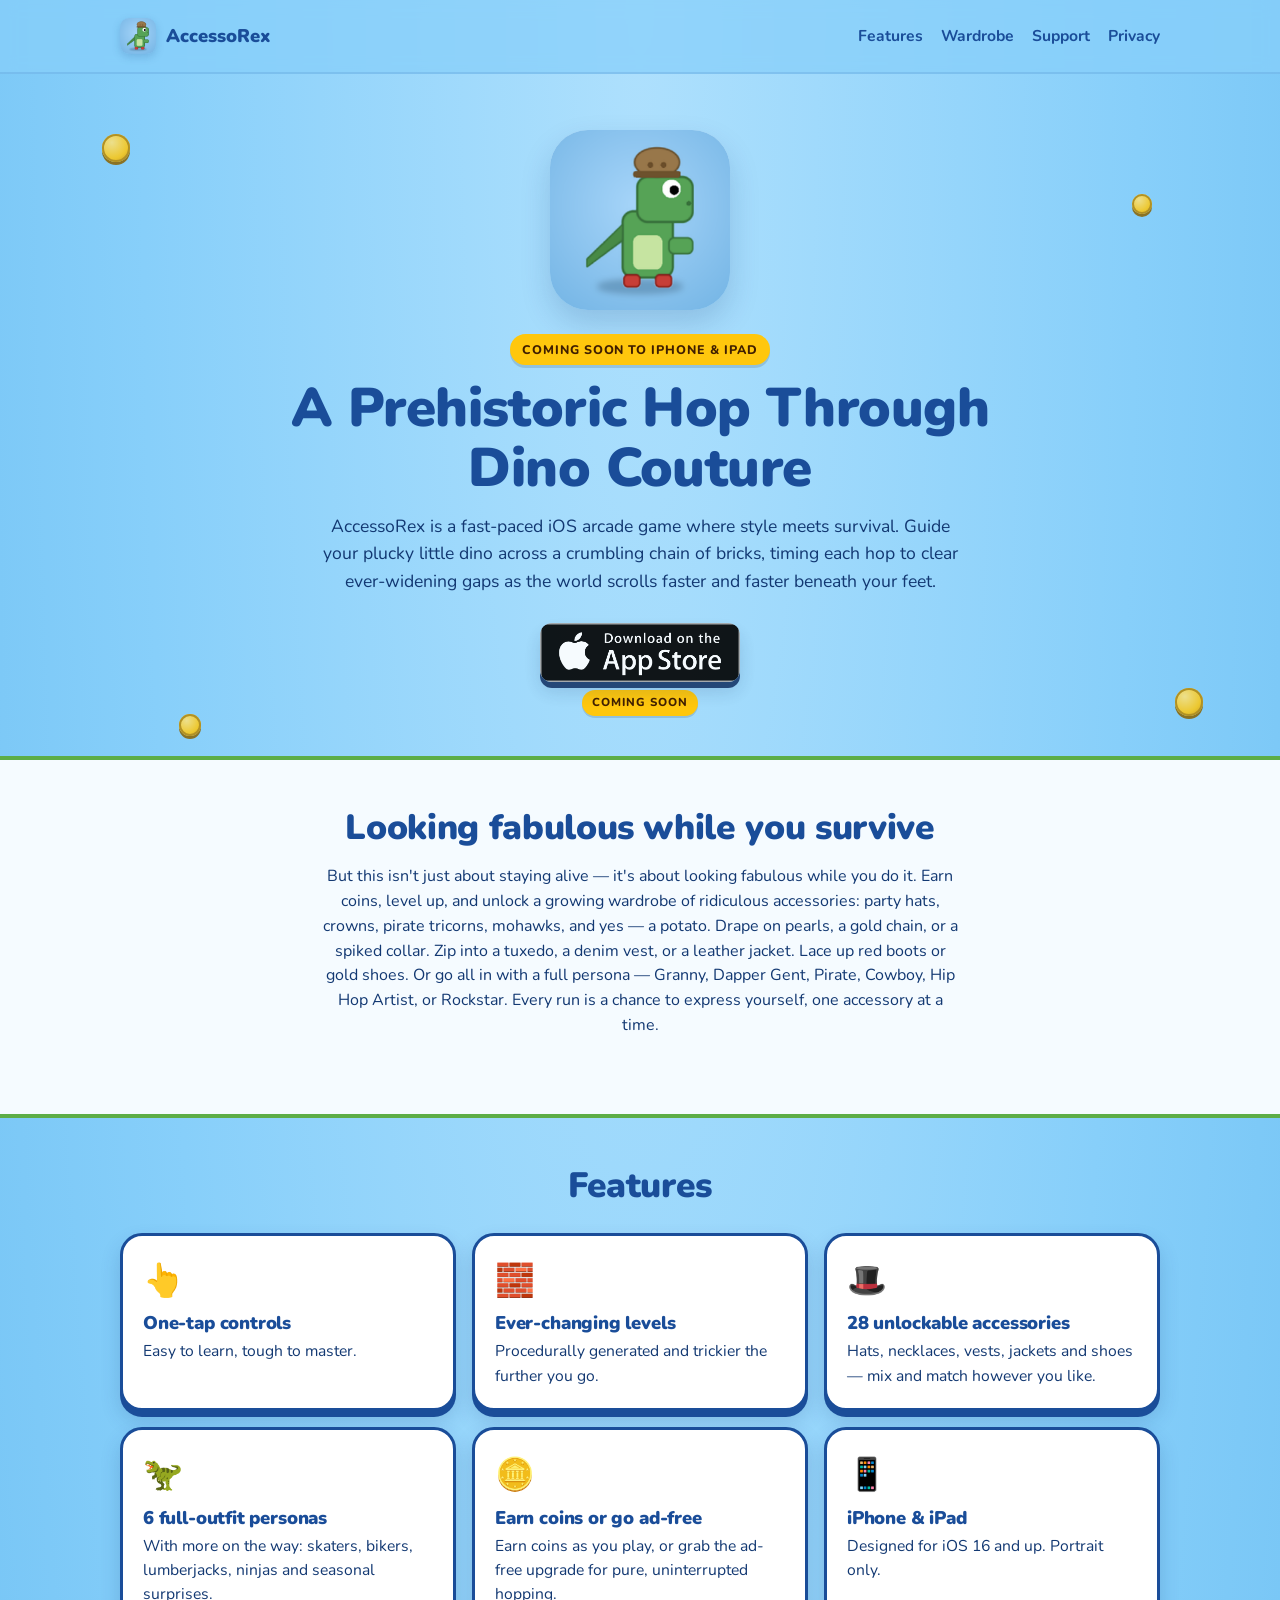
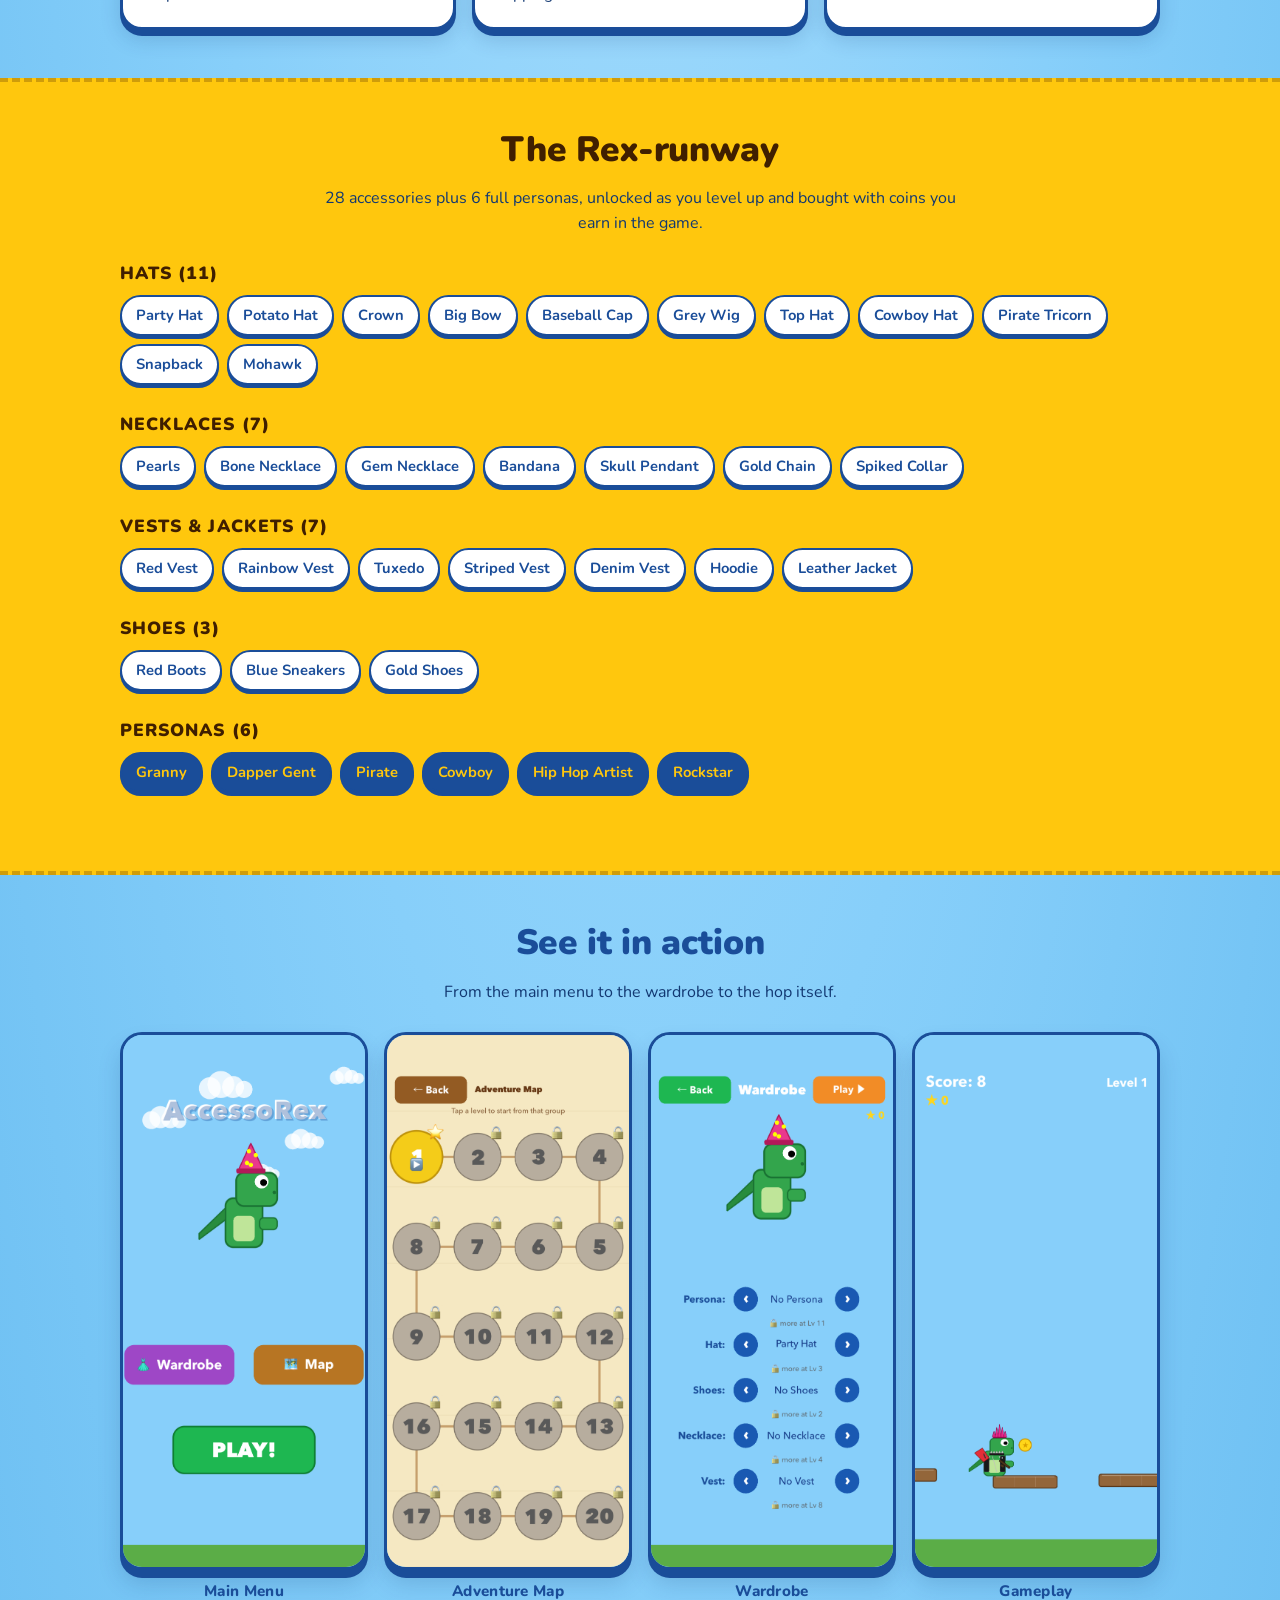
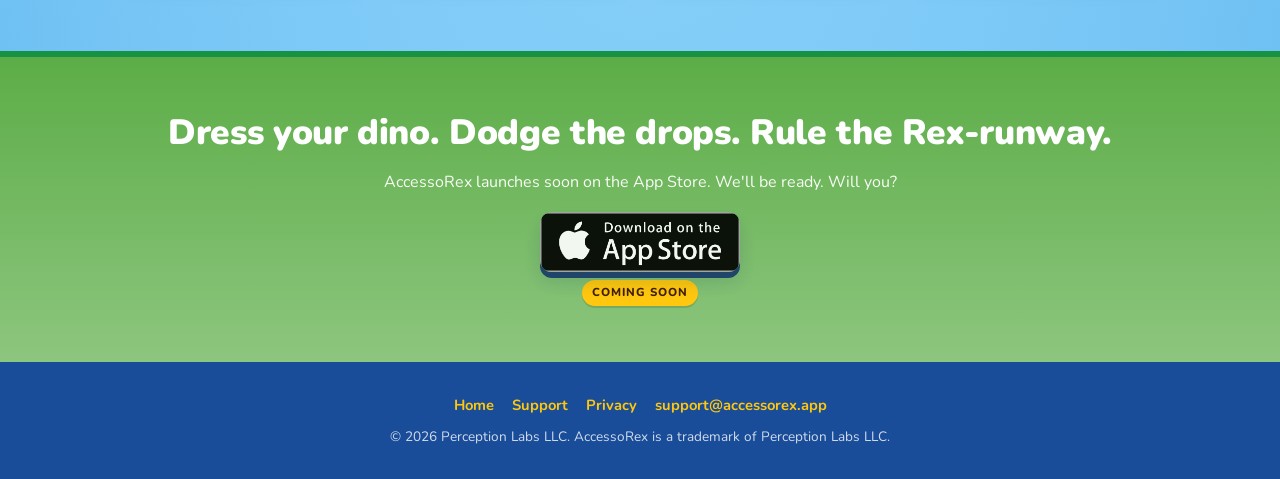
<file: index.html>
<!DOCTYPE html>
<html lang="en">
<head>
  <meta charset="UTF-8" />
  <meta name="viewport" content="width=device-width, initial-scale=1.0" />
  <title>AccessoRex — A Prehistoric Hop Through Dino Couture</title>
  <meta name="description" content="AccessoRex is a fast-paced iOS arcade game where style meets survival. Hop across crumbling bricks and dress your dino in 28 accessories and 6 full personas." />
  <meta name="theme-color" content="#87CFFA" />

  <!-- Open Graph -->
  <meta property="og:title" content="AccessoRex — A Prehistoric Hop Through Dino Couture" />
  <meta property="og:description" content="Dress your dino. Dodge the drops. Rule the Rex-runway." />
  <meta property="og:image" content="/assets/app-icon.png" />
  <meta property="og:type" content="website" />
  <meta property="og:url" content="https://accessorex.app/" />
  <meta name="twitter:card" content="summary_large_image" />

  <link rel="icon" type="image/png" href="/assets/app-icon.png" />
  <link rel="apple-touch-icon" href="/assets/app-icon.png" />

  <link rel="preconnect" href="https://fonts.googleapis.com">
  <link rel="preconnect" href="https://fonts.gstatic.com" crossorigin>
  <link href="https://fonts.googleapis.com/css2?family=Nunito:wght@500;700;900&display=swap" rel="stylesheet">

  <link rel="stylesheet" href="/css/styles.css" />
</head>
<body>

<header class="nav">
  <div class="container">
    <a class="nav-brand" href="/">
      <img src="/assets/app-icon.png" alt="AccessoRex" />
      <span>AccessoRex</span>
    </a>
    <nav class="nav-links" aria-label="Primary">
      <a href="#features">Features</a>
      <a href="#wardrobe">Wardrobe</a>
      <a href="/support.html">Support</a>
      <a href="/privacy.html">Privacy</a>
    </nav>
  </div>
</header>

<section class="hero">
  <span class="coin c1" aria-hidden="true"></span>
  <span class="coin c2" aria-hidden="true"></span>
  <span class="coin c3" aria-hidden="true"></span>
  <span class="coin c4" aria-hidden="true"></span>

  <div class="container">
    <img class="hero-icon" src="/assets/app-icon.png" alt="AccessoRex — a green T-Rex in a potato hat and red shoes" />
    <div class="hero-eyebrow">Coming soon to iPhone &amp; iPad</div>
    <h1>A Prehistoric Hop Through Dino Couture</h1>
    <p class="hero-sub">
      AccessoRex is a fast-paced iOS arcade game where style meets survival.
      Guide your plucky little dino across a crumbling chain of bricks, timing
      each hop to clear ever-widening gaps as the world scrolls faster and faster beneath your feet.
    </p>
    <div class="badge-wrap">
      <a class="app-badge is-coming-soon" data-appstore href="#" aria-label="Coming soon to the App Store" aria-disabled="true">
        <img src="/assets/App_Store_Badge.png" alt="Download on the App Store" />
        <span class="badge-caption">Coming soon</span>
      </a>
    </div>
  </div>
</section>

<section class="section-light" id="about">
  <div class="container">
    <div class="section-head">
      <h2>Looking fabulous while you survive</h2>
      <p>
        But this isn't just about staying alive — it's about looking fabulous while you do it.
        Earn coins, level up, and unlock a growing wardrobe of ridiculous accessories:
        party hats, crowns, pirate tricorns, mohawks, and yes — a potato.
        Drape on pearls, a gold chain, or a spiked collar. Zip into a tuxedo, a denim vest, or a leather jacket.
        Lace up red boots or gold shoes. Or go all in with a full persona — Granny, Dapper Gent, Pirate, Cowboy, Hip Hop Artist, or Rockstar.
        Every run is a chance to express yourself, one accessory at a time.
      </p>
    </div>
  </div>
</section>

<section id="features">
  <div class="container">
    <div class="section-head">
      <h2>Features</h2>
    </div>
    <div class="features">
      <div class="feature">
        <div class="feature-emoji" aria-hidden="true">👆</div>
        <h3>One-tap controls</h3>
        <p>Easy to learn, tough to master.</p>
      </div>
      <div class="feature">
        <div class="feature-emoji" aria-hidden="true">🧱</div>
        <h3>Ever-changing levels</h3>
        <p>Procedurally generated and trickier the further you go.</p>
      </div>
      <div class="feature">
        <div class="feature-emoji" aria-hidden="true">🎩</div>
        <h3>28 unlockable accessories</h3>
        <p>Hats, necklaces, vests, jackets and shoes — mix and match however you like.</p>
      </div>
      <div class="feature">
        <div class="feature-emoji" aria-hidden="true">🦖</div>
        <h3>6 full-outfit personas</h3>
        <p>With more on the way: skaters, bikers, lumberjacks, ninjas and seasonal surprises.</p>
      </div>
      <div class="feature">
        <div class="feature-emoji" aria-hidden="true">🪙</div>
        <h3>Earn coins or go ad-free</h3>
        <p>Earn coins as you play, or grab the ad-free upgrade for pure, uninterrupted hopping.</p>
      </div>
      <div class="feature">
        <div class="feature-emoji" aria-hidden="true">📱</div>
        <h3>iPhone &amp; iPad</h3>
        <p>Designed for iOS 16 and up. Portrait only.</p>
      </div>
    </div>
  </div>
</section>

<section class="section-yellow" id="wardrobe">
  <div class="container">
    <div class="section-head">
      <h2>The Rex-runway</h2>
      <p>28 accessories plus 6 full personas, unlocked as you level up and bought with coins you earn in the game.</p>
    </div>

    <div class="wardrobe-group">
      <h3>Hats (11)</h3>
      <div class="chip-row">
        <span class="chip">Party Hat</span>
        <span class="chip">Potato Hat</span>
        <span class="chip">Crown</span>
        <span class="chip">Big Bow</span>
        <span class="chip">Baseball Cap</span>
        <span class="chip">Grey Wig</span>
        <span class="chip">Top Hat</span>
        <span class="chip">Cowboy Hat</span>
        <span class="chip">Pirate Tricorn</span>
        <span class="chip">Snapback</span>
        <span class="chip">Mohawk</span>
      </div>
    </div>

    <div class="wardrobe-group">
      <h3>Necklaces (7)</h3>
      <div class="chip-row">
        <span class="chip">Pearls</span>
        <span class="chip">Bone Necklace</span>
        <span class="chip">Gem Necklace</span>
        <span class="chip">Bandana</span>
        <span class="chip">Skull Pendant</span>
        <span class="chip">Gold Chain</span>
        <span class="chip">Spiked Collar</span>
      </div>
    </div>

    <div class="wardrobe-group">
      <h3>Vests &amp; Jackets (7)</h3>
      <div class="chip-row">
        <span class="chip">Red Vest</span>
        <span class="chip">Rainbow Vest</span>
        <span class="chip">Tuxedo</span>
        <span class="chip">Striped Vest</span>
        <span class="chip">Denim Vest</span>
        <span class="chip">Hoodie</span>
        <span class="chip">Leather Jacket</span>
      </div>
    </div>

    <div class="wardrobe-group">
      <h3>Shoes (3)</h3>
      <div class="chip-row">
        <span class="chip">Red Boots</span>
        <span class="chip">Blue Sneakers</span>
        <span class="chip">Gold Shoes</span>
      </div>
    </div>

    <div class="wardrobe-group">
      <h3>Personas (6)</h3>
      <div class="chip-row">
        <span class="chip persona">Granny</span>
        <span class="chip persona">Dapper Gent</span>
        <span class="chip persona">Pirate</span>
        <span class="chip persona">Cowboy</span>
        <span class="chip persona">Hip Hop Artist</span>
        <span class="chip persona">Rockstar</span>
      </div>
    </div>
  </div>
</section>

<section id="screenshots">
  <div class="container">
    <div class="section-head">
      <h2>See it in action</h2>
      <p>From the main menu to the wardrobe to the hop itself.</p>
    </div>
    <div class="shots">
      <figure class="shot">
        <img src="/assets/AccessoRex%20Main%20Menu%20iPhone.png" alt="AccessoRex main menu on iPhone" loading="lazy" />
        <figcaption>Main Menu</figcaption>
      </figure>
      <figure class="shot">
        <img src="/assets/AccessoRex%20Map%20iPhone.png" alt="AccessoRex adventure map on iPhone" loading="lazy" />
        <figcaption>Adventure Map</figcaption>
      </figure>
      <figure class="shot">
        <img src="/assets/AccessoRex%20Wardrobe%20iPhone.png" alt="AccessoRex wardrobe on iPhone" loading="lazy" />
        <figcaption>Wardrobe</figcaption>
      </figure>
      <figure class="shot">
        <img src="/assets/AccessoRex%20Gameplay%20iPhone.png" alt="AccessoRex gameplay on iPhone" loading="lazy" />
        <figcaption>Gameplay</figcaption>
      </figure>
    </div>
  </div>
</section>

<section class="cta">
  <div class="container">
    <h2>Dress your dino. Dodge the drops. Rule the Rex-runway.</h2>
    <p>AccessoRex launches soon on the App Store. We'll be ready. Will you?</p>
    <div class="badge-wrap" style="margin-top:18px">
      <a class="app-badge is-coming-soon" data-appstore href="#" aria-label="Coming soon to the App Store" aria-disabled="true">
        <img src="/assets/App_Store_Badge.png" alt="Download on the App Store" />
        <span class="badge-caption">Coming soon</span>
      </a>
    </div>
  </div>
</section>

<footer class="footer">
  <div class="container">
    <div class="foot-links">
      <a href="/">Home</a>
      <a href="/support.html">Support</a>
      <a href="/privacy.html">Privacy</a>
      <a data-email href="mailto:support@accessorex.app">support@accessorex.app</a>
    </div>
    <div class="fine">© <span id="year">2026</span> Perception Labs LLC. AccessoRex is a trademark of Perception Labs LLC.</div>
  </div>
</footer>

<script src="/js/site.js"></script>
</body>
</html>
</file>
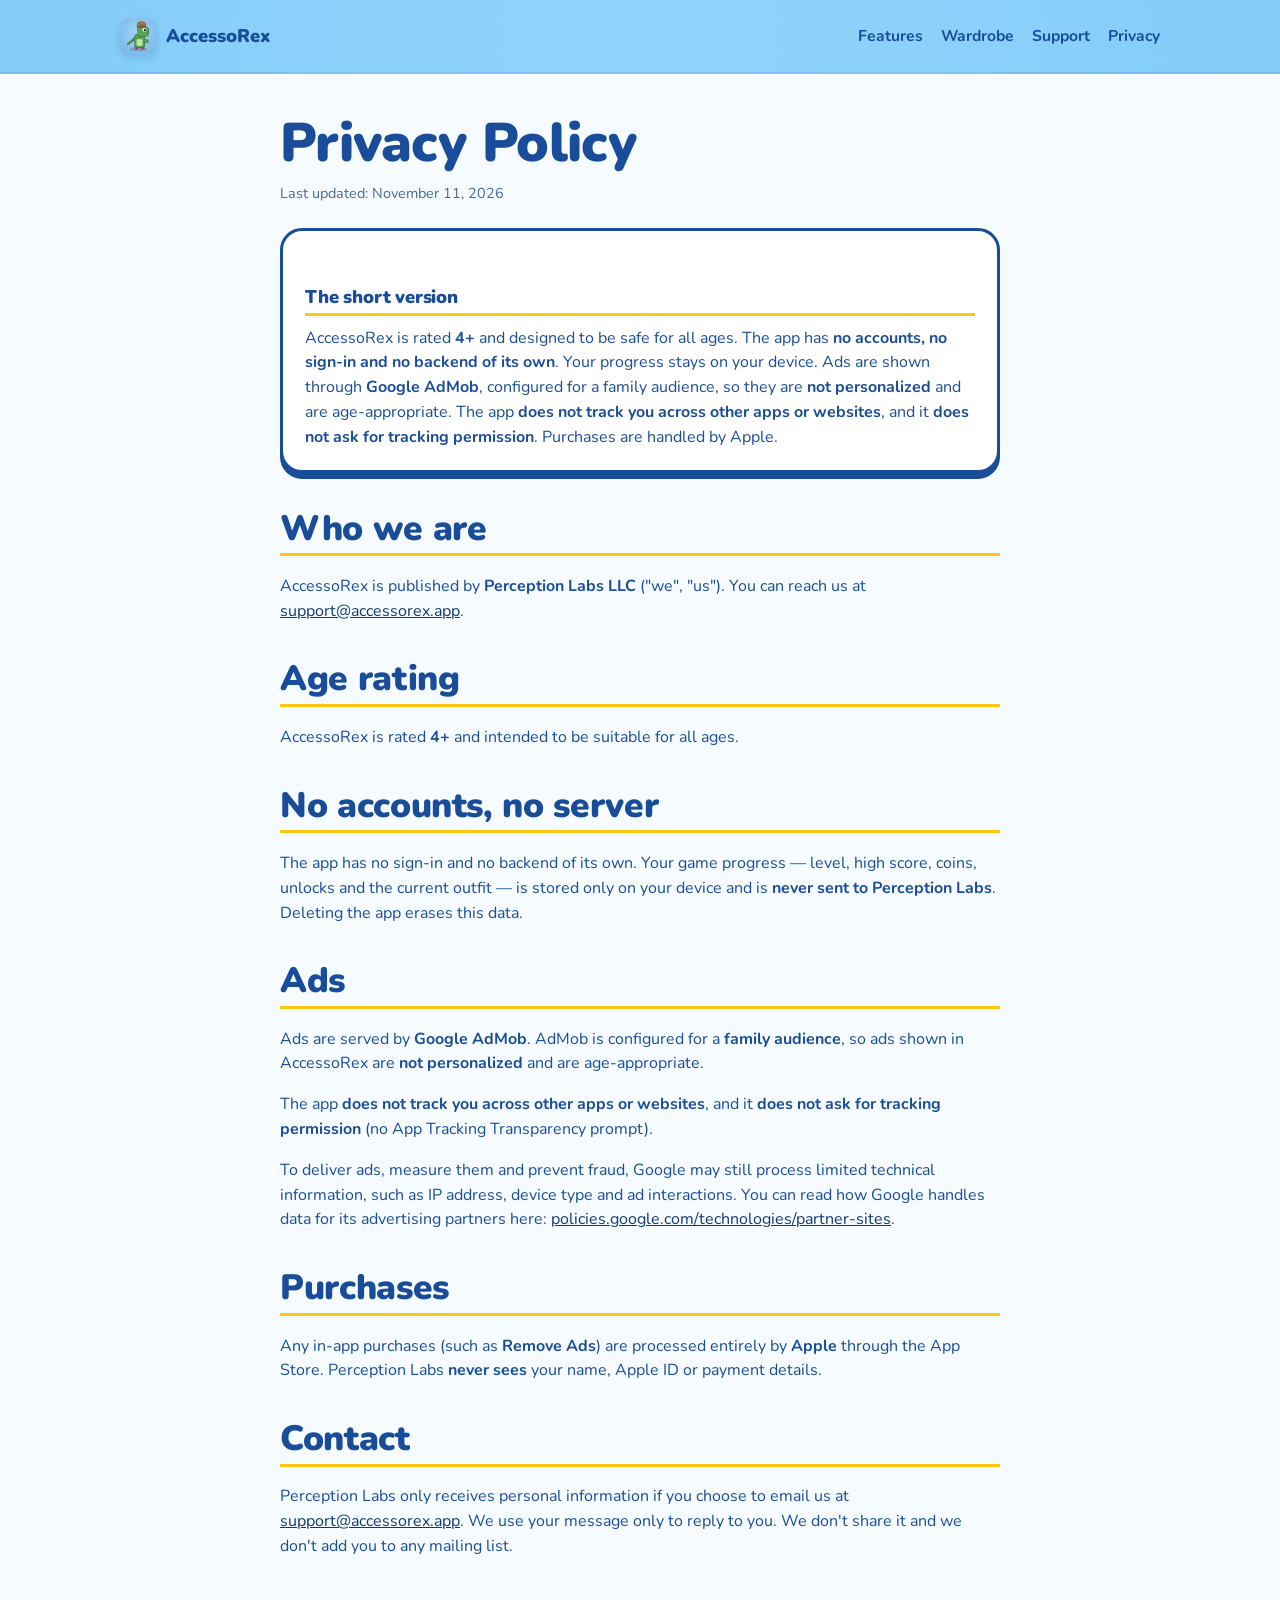
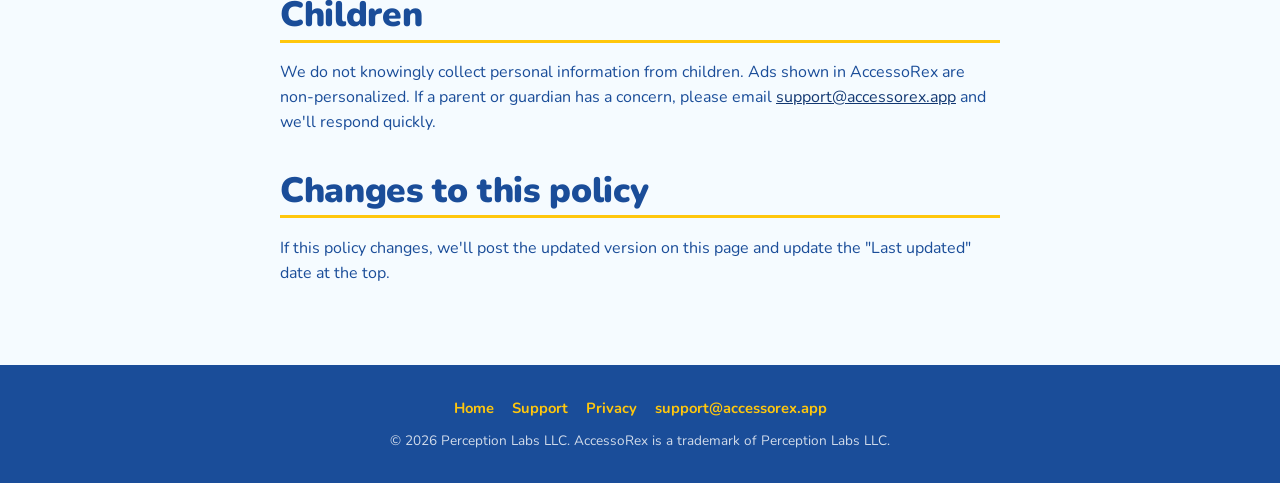
<file: privacy.html>
<!DOCTYPE html>
<html lang="en">
<head>
  <meta charset="UTF-8" />
  <meta name="viewport" content="width=device-width, initial-scale=1.0" />
  <title>Privacy Policy — AccessoRex</title>
  <meta name="description" content="Privacy policy for AccessoRex by Perception Labs LLC." />
  <meta name="theme-color" content="#87CFFA" />
  <link rel="icon" type="image/png" href="/assets/app-icon.png" />
  <link rel="apple-touch-icon" href="/assets/app-icon.png" />
  <link rel="preconnect" href="https://fonts.googleapis.com">
  <link rel="preconnect" href="https://fonts.gstatic.com" crossorigin>
  <link href="https://fonts.googleapis.com/css2?family=Nunito:wght@500;700;900&display=swap" rel="stylesheet">
  <link rel="stylesheet" href="/css/styles.css" />
</head>
<body>

<header class="nav">
  <div class="container">
    <a class="nav-brand" href="/">
      <img src="/assets/app-icon.png" alt="AccessoRex" />
      <span>AccessoRex</span>
    </a>
    <nav class="nav-links" aria-label="Primary">
      <a href="/#features">Features</a>
      <a href="/#wardrobe">Wardrobe</a>
      <a href="/support.html">Support</a>
      <a href="/privacy.html" aria-current="page">Privacy</a>
    </nav>
  </div>
</header>

<main class="page">
  <div class="container">
    <h1>Privacy Policy</h1>
    <p class="updated">Last updated: November 11, 2026</p>

    <div class="summary">
      <h2>The short version</h2>
      <p>
        AccessoRex is rated <strong>4+</strong> and designed to be safe for all ages. The app has
        <strong>no accounts, no sign-in and no backend of its own</strong>. Your progress stays on your device.
        Ads are shown through <strong>Google AdMob</strong>, configured for a family audience, so they are
        <strong>not personalized</strong> and are age-appropriate. The app <strong>does not track you across
        other apps or websites</strong>, and it <strong>does not ask for tracking permission</strong>. Purchases
        are handled by Apple.
      </p>
    </div>

    <h2>Who we are</h2>
    <p>AccessoRex is published by <strong>Perception Labs LLC</strong> ("we", "us"). You can reach us at
    <a data-email href="mailto:support@accessorex.app">support@accessorex.app</a>.</p>

    <h2>Age rating</h2>
    <p>AccessoRex is rated <strong>4+</strong> and intended to be suitable for all ages.</p>

    <h2>No accounts, no server</h2>
    <p>
      The app has no sign-in and no backend of its own. Your game progress — level, high score, coins, unlocks
      and the current outfit — is stored only on your device and is <strong>never sent to Perception Labs</strong>.
      Deleting the app erases this data.
    </p>

    <h2>Ads</h2>
    <p>
      Ads are served by <strong>Google AdMob</strong>. AdMob is configured for a <strong>family audience</strong>,
      so ads shown in AccessoRex are <strong>not personalized</strong> and are age-appropriate.
    </p>
    <p>
      The app <strong>does not track you across other apps or websites</strong>, and it <strong>does not ask for
      tracking permission</strong> (no App Tracking Transparency prompt).
    </p>
    <p>
      To deliver ads, measure them and prevent fraud, Google may still process limited technical information,
      such as IP address, device type and ad interactions. You can read how Google handles data for its advertising
      partners here:
      <a href="https://policies.google.com/technologies/partner-sites" target="_blank" rel="noopener noreferrer">
        policies.google.com/technologies/partner-sites</a>.
    </p>

    <h2>Purchases</h2>
    <p>
      Any in-app purchases (such as <strong>Remove Ads</strong>) are processed entirely by <strong>Apple</strong>
      through the App Store. Perception Labs <strong>never sees</strong> your name, Apple ID or payment details.
    </p>

    <h2>Contact</h2>
    <p>
      Perception Labs only receives personal information if you choose to email us at
      <a data-email href="mailto:support@accessorex.app">support@accessorex.app</a>. We use your message
      only to reply to you. We don't share it and we don't add you to any mailing list.
    </p>

    <h2>Children</h2>
    <p>
      We do not knowingly collect personal information from children. Ads shown in AccessoRex are
      non-personalized. If a parent or guardian has a concern, please email
      <a data-email href="mailto:support@accessorex.app">support@accessorex.app</a> and we'll respond quickly.
    </p>

    <h2>Changes to this policy</h2>
    <p>
      If this policy changes, we'll post the updated version on this page and update the
      "Last updated" date at the top.
    </p>
  </div>
</main>

<footer class="footer">
  <div class="container">
    <div class="foot-links">
      <a href="/">Home</a>
      <a href="/support.html">Support</a>
      <a href="/privacy.html">Privacy</a>
      <a data-email href="mailto:support@accessorex.app">support@accessorex.app</a>
    </div>
    <div class="fine">© <span id="year">2026</span> Perception Labs LLC. AccessoRex is a trademark of Perception Labs LLC.</div>
  </div>
</footer>

<script src="/js/site.js"></script>
</body>
</html>
</file>
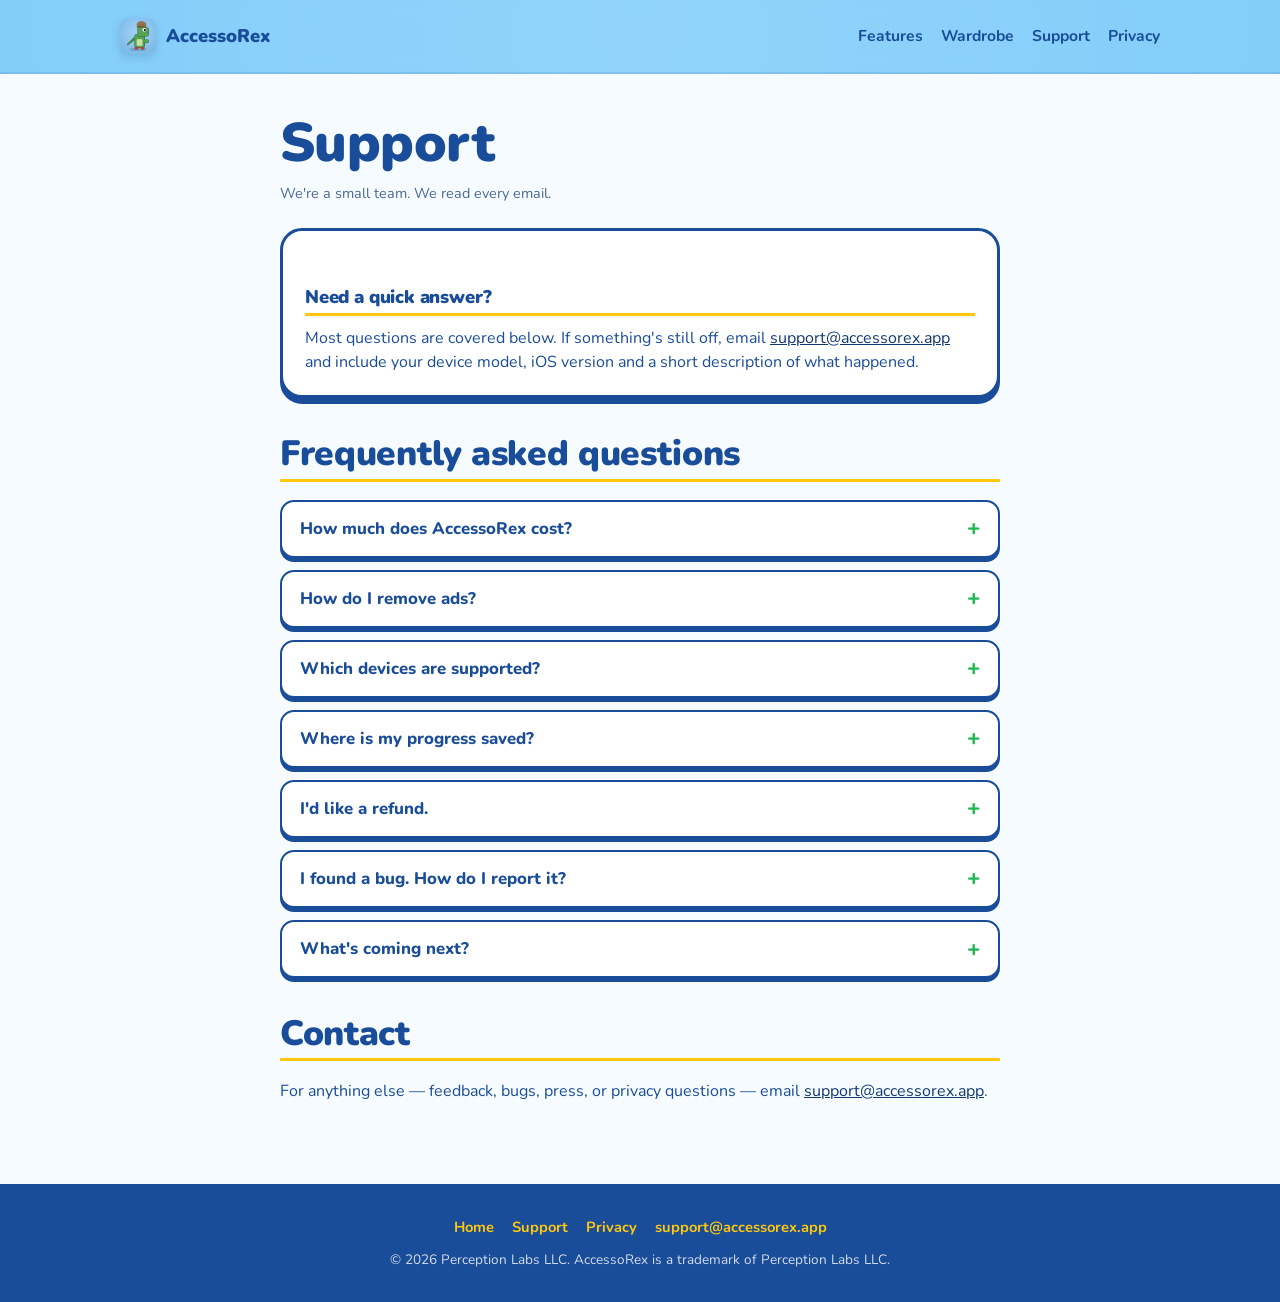
<file: support.html>
<!DOCTYPE html>
<html lang="en">
<head>
  <meta charset="UTF-8" />
  <meta name="viewport" content="width=device-width, initial-scale=1.0" />
  <title>Support — AccessoRex</title>
  <meta name="description" content="Help, FAQs and contact for AccessoRex." />
  <meta name="theme-color" content="#87CFFA" />
  <link rel="icon" type="image/png" href="/assets/app-icon.png" />
  <link rel="apple-touch-icon" href="/assets/app-icon.png" />
  <link rel="preconnect" href="https://fonts.googleapis.com">
  <link rel="preconnect" href="https://fonts.gstatic.com" crossorigin>
  <link href="https://fonts.googleapis.com/css2?family=Nunito:wght@500;700;900&display=swap" rel="stylesheet">
  <link rel="stylesheet" href="/css/styles.css" />
</head>
<body>

<header class="nav">
  <div class="container">
    <a class="nav-brand" href="/">
      <img src="/assets/app-icon.png" alt="AccessoRex" />
      <span>AccessoRex</span>
    </a>
    <nav class="nav-links" aria-label="Primary">
      <a href="/#features">Features</a>
      <a href="/#wardrobe">Wardrobe</a>
      <a href="/support.html" aria-current="page">Support</a>
      <a href="/privacy.html">Privacy</a>
    </nav>
  </div>
</header>

<main class="page">
  <div class="container">
    <h1>Support</h1>
    <p class="updated">We're a small team. We read every email.</p>

    <div class="summary">
      <h2>Need a quick answer?</h2>
      <p>Most questions are covered below. If something's still off, email
        <a data-email href="mailto:support@accessorex.app">support@accessorex.app</a>
        and include your device model, iOS version and a short description of what happened.</p>
    </div>

    <h2>Frequently asked questions</h2>

    <div class="faq">
      <details>
        <summary>How much does AccessoRex cost?</summary>
        <div class="answer">
          <p>AccessoRex is <strong>free to download</strong>. An interstitial ad plays before levels.
          Optional reward videos give you an in-game bonus, such as an extra life or coins — these are always your choice.</p>
        </div>
      </details>

      <details>
        <summary>How do I remove ads?</summary>
        <div class="answer">
          <p><strong>Remove Ads</strong> is a one-time <strong>$2.99</strong> purchase. It turns off the ads that play before levels.
          The optional reward videos stay available if you want the in-game bonuses.</p>
          <p>If a purchase doesn't show up, tap <strong>Restore</strong> on the main menu.</p>
        </div>
      </details>

      <details>
        <summary>Which devices are supported?</summary>
        <div class="answer">
          <p>iPhone and iPad running <strong>iOS or iPadOS 16 or later</strong>. The game is portrait only.</p>
        </div>
      </details>

      <details>
        <summary>Where is my progress saved?</summary>
        <div class="answer">
          <p>All progress — level, high score, coins, unlocks and the current outfit — is saved
          <strong>only on your device</strong>. There's no account, sign-in or cloud sync.</p>
          <p>Deleting the app erases your progress. <strong>Remove Ads</strong> can be restored after reinstalling
          using the Restore button, but coins and unlocks can't be recovered.</p>
        </div>
      </details>

      <details>
        <summary>I'd like a refund.</summary>
        <div class="answer">
          <p>Refunds are handled by Apple. You can request one at
          <a href="https://reportaproblem.apple.com" target="_blank" rel="noopener noreferrer">reportaproblem.apple.com</a>.</p>
        </div>
      </details>

      <details>
        <summary>I found a bug. How do I report it?</summary>
        <div class="answer">
          <p>Email <a data-email href="mailto:support@accessorex.app">support@accessorex.app</a> with:</p>
          <ul>
            <li>Your device model (e.g. iPhone 15 Pro)</li>
            <li>Your iOS version</li>
            <li>What you were doing when it happened</li>
            <li>A screenshot or screen recording, if you have one</li>
          </ul>
        </div>
      </details>

      <details>
        <summary>What's coming next?</summary>
        <div class="answer">
          <p>More personas. We're working on skaters, bikers, lumberjacks, ninjas and some seasonal surprises.</p>
        </div>
      </details>
    </div>

    <h2>Contact</h2>
    <p>
      For anything else — feedback, bugs, press, or privacy questions — email
      <a data-email href="mailto:support@accessorex.app">support@accessorex.app</a>.
    </p>
  </div>
</main>

<footer class="footer">
  <div class="container">
    <div class="foot-links">
      <a href="/">Home</a>
      <a href="/support.html">Support</a>
      <a href="/privacy.html">Privacy</a>
      <a data-email href="mailto:support@accessorex.app">support@accessorex.app</a>
    </div>
    <div class="fine">© <span id="year">2026</span> Perception Labs LLC. AccessoRex is a trademark of Perception Labs LLC.</div>
  </div>
</footer>

<script src="/js/site.js"></script>
</body>
</html>
</file>
<file: css/styles.css>
/* AccessoRex site styles — mobile-first, no framework */

:root {
  --sky: #87CFFA;
  --sky-deep: #5EB8EF;
  --grass: #5CAD47;
  --btn-green: #1FB852;
  --btn-green-dark: #179142;
  --yellow: #FFC70D;
  --navy: #1A4D99;
  --navy-deep: #123872;
  --brown-text: #401F00;
  --white: #FFFFFF;
  --cloud: #F5FBFF;
  --shadow: rgba(18, 56, 114, 0.18);

  --font-display: "Avenir Next", "Nunito", system-ui, -apple-system, sans-serif;
  --radius: 14px;
  --radius-lg: 22px;
}

* { box-sizing: border-box; }

html, body {
  margin: 0;
  padding: 0;
  font-family: var(--font-display);
  color: var(--navy);
  background: var(--sky);
  line-height: 1.55;
  -webkit-font-smoothing: antialiased;
}

body {
  background:
    radial-gradient(ellipse at 50% 0%, #AEE0FD 0%, var(--sky) 55%, #6CBFF2 100%);
  min-height: 100vh;
}

img { max-width: 100%; display: block; }

a { color: var(--navy-deep); }

h1, h2, h3 {
  font-family: var(--font-display);
  font-weight: 900;
  color: var(--navy);
  letter-spacing: -0.01em;
  line-height: 1.1;
  margin: 0 0 0.5em;
}

h1 { font-size: clamp(2rem, 6vw, 3.4rem); }
h2 { font-size: clamp(1.5rem, 4vw, 2.2rem); }
h3 { font-size: 1.15rem; }

p { margin: 0 0 1em; }

.container {
  width: 100%;
  max-width: 1080px;
  margin: 0 auto;
  padding: 0 20px;
}

/* ---------- Nav ---------- */
.nav {
  padding: 18px 0;
  position: sticky;
  top: 0;
  z-index: 10;
  backdrop-filter: blur(8px);
  background: rgba(135, 207, 250, 0.72);
  border-bottom: 2px solid rgba(26, 77, 153, 0.12);
}
.nav .container {
  display: flex;
  align-items: center;
  justify-content: space-between;
  gap: 16px;
}
.nav-brand {
  display: flex;
  align-items: center;
  gap: 10px;
  text-decoration: none;
  color: var(--navy);
  font-weight: 900;
  font-size: 1.15rem;
}
.nav-brand img {
  width: 36px;
  height: 36px;
  border-radius: 9px;
  box-shadow: 0 3px 8px var(--shadow);
}
.nav-links {
  display: flex;
  gap: 18px;
  align-items: center;
  flex-wrap: wrap;
}
.nav-links a {
  color: var(--navy);
  text-decoration: none;
  font-weight: 700;
  font-size: 0.98rem;
}
.nav-links a:hover { color: var(--navy-deep); text-decoration: underline; }

/* ---------- Hero ---------- */
.hero {
  padding: 56px 0 40px;
  text-align: center;
  position: relative;
  overflow: hidden;
}
.hero-icon {
  width: 180px;
  height: 180px;
  border-radius: 38px;
  margin: 0 auto 24px;
  box-shadow: 0 14px 30px var(--shadow), 0 2px 0 rgba(255,255,255,0.4) inset;
  animation: hop 2.2s ease-in-out infinite;
}
@keyframes hop {
  0%, 100% { transform: translateY(0) rotate(-1deg); }
  50%      { transform: translateY(-14px) rotate(1deg); }
}
.hero-eyebrow {
  display: inline-block;
  background: var(--yellow);
  color: var(--brown-text);
  font-weight: 800;
  text-transform: uppercase;
  letter-spacing: 0.08em;
  font-size: 0.78rem;
  padding: 6px 12px;
  border-radius: 999px;
  box-shadow: 0 3px 0 rgba(0,0,0,0.12);
  margin-bottom: 14px;
}
.hero h1 {
  max-width: 820px;
  margin: 0 auto 14px;
}
.hero-sub {
  max-width: 640px;
  margin: 0 auto 28px;
  font-size: 1.1rem;
  color: var(--navy-deep);
}

/* App Store badge */
.badge-wrap { display: flex; justify-content: center; gap: 12px; flex-wrap: wrap; }
.app-badge {
  display: inline-flex;
  flex-direction: column;
  align-items: center;
  gap: 8px;
  text-decoration: none;
  transition: transform 0.12s ease, filter 0.12s ease;
}
.app-badge img {
  width: 200px;
  height: auto;
  display: block;
  border-radius: 12px;
  box-shadow: 0 6px 0 var(--navy-deep), 0 10px 18px var(--shadow);
}
.app-badge:hover { transform: translateY(-2px); }
.app-badge:active { transform: translateY(1px); }
.app-badge .badge-caption {
  display: none;
  background: var(--yellow);
  color: var(--brown-text);
  font-weight: 800;
  text-transform: uppercase;
  letter-spacing: 0.08em;
  font-size: 0.72rem;
  padding: 4px 10px;
  border-radius: 999px;
  box-shadow: 0 2px 0 rgba(0,0,0,0.12);
}
.app-badge.is-coming-soon {
  pointer-events: none;
  cursor: default;
}
.app-badge.is-coming-soon img {
  filter: saturate(0.85);
  opacity: 0.9;
}
.app-badge.is-coming-soon .badge-caption {
  display: inline-block;
}

/* decorative floating coins */
.coin {
  position: absolute;
  width: 28px; height: 28px;
  border-radius: 50%;
  background: radial-gradient(circle at 35% 30%, #FFE37A 0%, var(--yellow) 60%, #C38B00 100%);
  box-shadow: 0 3px 0 #8B6300, 0 0 0 2px #B98700 inset;
  animation: float 4s ease-in-out infinite;
  opacity: 0.85;
  pointer-events: none;
}
.coin.c1 { top: 60px; left: 8%; animation-delay: 0s; }
.coin.c2 { top: 120px; right: 10%; animation-delay: 0.8s; width: 20px; height: 20px; }
.coin.c3 { bottom: 20px; left: 14%; animation-delay: 1.6s; width: 22px; height: 22px; }
.coin.c4 { bottom: 40px; right: 6%; animation-delay: 2.2s; }
@keyframes float {
  0%, 100% { transform: translateY(0) rotate(-4deg); }
  50%      { transform: translateY(-12px) rotate(4deg); }
}

/* ---------- Sections ---------- */
section { padding: 48px 0; }
.section-light {
  background: var(--cloud);
  border-top: 4px solid var(--grass);
  border-bottom: 4px solid var(--grass);
}
.section-yellow {
  background: var(--yellow);
  color: var(--brown-text);
  border-top: 4px dashed rgba(64, 31, 0, 0.25);
  border-bottom: 4px dashed rgba(64, 31, 0, 0.25);
}
.section-yellow h2 { color: var(--brown-text); }

.section-head { text-align: center; margin-bottom: 28px; }
.section-head p { max-width: 640px; margin: 0 auto; color: var(--navy-deep); }

/* Features grid */
.features {
  display: grid;
  gap: 16px;
  grid-template-columns: 1fr;
}
@media (min-width: 640px) { .features { grid-template-columns: repeat(2, 1fr); } }
@media (min-width: 960px) { .features { grid-template-columns: repeat(3, 1fr); } }

.feature {
  background: var(--white);
  border: 3px solid var(--navy);
  border-radius: var(--radius-lg);
  padding: 20px;
  box-shadow: 0 6px 0 var(--navy), 0 10px 20px var(--shadow);
  transition: transform 0.15s ease;
}
.feature:hover { transform: translateY(-3px); }
.feature-emoji {
  font-size: 2rem;
  display: inline-block;
  margin-bottom: 8px;
}
.feature h3 { margin-bottom: 6px; }
.feature p { margin: 0; color: var(--navy-deep); font-size: 0.98rem; }

/* Wardrobe */
.wardrobe-group { margin-bottom: 30px; }
.wardrobe-group h3 {
  font-size: 1.1rem;
  text-transform: uppercase;
  letter-spacing: 0.06em;
  margin-bottom: 12px;
  color: var(--brown-text);
}
.chip-row {
  display: flex;
  flex-wrap: wrap;
  gap: 8px;
}
.chip {
  background: var(--white);
  color: var(--navy);
  border: 2px solid var(--navy);
  border-radius: 999px;
  padding: 7px 14px;
  font-weight: 700;
  font-size: 0.92rem;
  box-shadow: 0 3px 0 var(--navy);
}
.chip.persona {
  background: var(--navy);
  color: var(--yellow);
  border-color: var(--navy);
}

/* Screenshots */
.shots {
  display: grid;
  gap: 16px;
  grid-template-columns: repeat(2, 1fr);
}
@media (min-width: 720px) { .shots { grid-template-columns: repeat(4, 1fr); } }
.shot {
  margin: 0;
  display: flex;
  flex-direction: column;
  align-items: center;
  gap: 10px;
}
.shot img {
  width: 100%;
  aspect-ratio: 9 / 19.5;
  object-fit: cover;
  border: 3px solid var(--navy);
  border-radius: 22px;
  background: var(--white);
  box-shadow: 0 8px 0 var(--navy), 0 14px 22px var(--shadow);
}
.shot figcaption {
  font-weight: 800;
  color: var(--navy);
  font-size: 0.95rem;
  letter-spacing: 0.02em;
}

/* CTA block */
.cta {
  text-align: center;
  padding: 56px 0;
  background:
    linear-gradient(180deg, rgba(255,255,255,0) 0%, rgba(255,255,255,0.3) 100%),
    var(--grass);
  color: var(--white);
  border-top: 6px solid var(--btn-green-dark);
}
.cta h2 { color: var(--white); }
.cta p { color: rgba(255,255,255,0.95); }

/* Footer */
.footer {
  background: var(--navy);
  color: var(--white);
  padding: 32px 0;
  text-align: center;
  font-size: 0.92rem;
}
.footer a { color: var(--yellow); text-decoration: none; font-weight: 700; }
.footer a:hover { text-decoration: underline; }
.footer .foot-links { margin-bottom: 10px; display: flex; gap: 18px; justify-content: center; flex-wrap: wrap; }
.footer .fine { opacity: 0.8; font-size: 0.85rem; }

/* ---------- Content pages (support / privacy) ---------- */
.page {
  background: var(--cloud);
  padding: 40px 0 64px;
  min-height: 70vh;
}
.page .container { max-width: 760px; }
.page h1 { margin-bottom: 8px; }
.page .updated { color: var(--navy-deep); opacity: 0.75; font-size: 0.9rem; margin-bottom: 24px; }

.summary {
  background: var(--white);
  border: 3px solid var(--navy);
  border-radius: var(--radius-lg);
  padding: 20px 22px;
  margin-bottom: 28px;
  box-shadow: 0 6px 0 var(--navy);
}
.summary h2 { margin-top: 0; font-size: 1.15rem; }
.summary p { margin: 0; }

.page h2 {
  margin-top: 36px;
  padding-bottom: 6px;
  border-bottom: 3px solid var(--yellow);
}
.page ul { padding-left: 22px; }
.page li { margin-bottom: 6px; }

/* FAQ */
.faq details {
  background: var(--white);
  border: 2px solid var(--navy);
  border-radius: var(--radius);
  padding: 14px 18px;
  margin-bottom: 12px;
  box-shadow: 0 4px 0 var(--navy);
}
.faq summary {
  cursor: pointer;
  font-weight: 800;
  color: var(--navy);
  font-size: 1.05rem;
  list-style: none;
  display: flex;
  justify-content: space-between;
  align-items: center;
}
.faq summary::after {
  content: "+";
  font-size: 1.4rem;
  line-height: 1;
  color: var(--btn-green);
  margin-left: 10px;
}
.faq details[open] summary::after { content: "–"; }
.faq summary::-webkit-details-marker { display: none; }
.faq .answer { margin-top: 10px; color: var(--navy-deep); }
.faq .answer :last-child { margin-bottom: 0; }

/* Buttons */
.btn {
  display: inline-block;
  background: var(--btn-green);
  color: var(--white);
  text-decoration: none;
  font-weight: 800;
  padding: 14px 24px;
  border-radius: 14px;
  box-shadow: 0 5px 0 var(--btn-green-dark);
  transition: transform 0.1s ease, box-shadow 0.1s ease;
}
.btn:hover { transform: translateY(-1px); }
.btn:active { transform: translateY(3px); box-shadow: 0 2px 0 var(--btn-green-dark); }
.btn.secondary {
  background: var(--white);
  color: var(--navy);
  box-shadow: 0 5px 0 var(--navy);
}

/* Accessibility: reduced motion */
@media (prefers-reduced-motion: reduce) {
  .hero-icon, .coin { animation: none; }
}

/* Small-screen tweaks */
@media (max-width: 480px) {
  .hero { padding: 36px 0 28px; }
  .hero-icon { width: 140px; height: 140px; border-radius: 30px; }
  .nav-links { gap: 12px; }
  .nav-links a { font-size: 0.9rem; }
  section { padding: 36px 0; }
}
</file>
